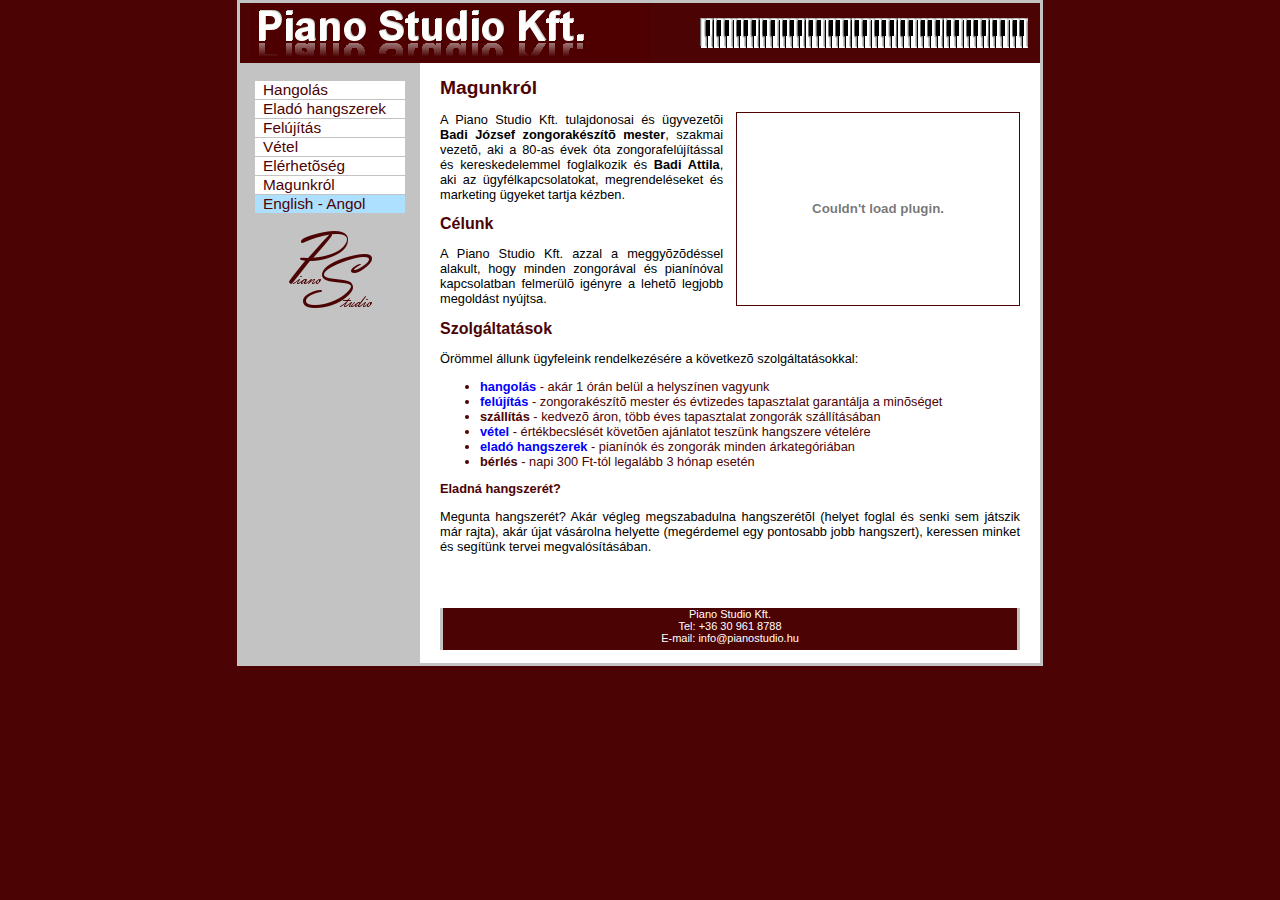
<file: index.html>
<!DOCTYPE html PUBLIC "-//W3C//DTD XHTML 1.0 Transitional//EN"
"http://www.w3.org/TR/xhtml1/DTD/xhtml1-transitional.dtd">
<html xmlns="http://www.w3.org/1999/xhtml" xml:lang="hu">
<head><meta http-equiv="Content-Type" content="text/html; charset=windows-1252">
<title>Piano Studio Kft.</title>

	
	<link rel="stylesheet" href="style/piano_style2.css" type="text/css" />
	<meta name="title" content="Zongora es pianinofelujitas, zongorahangolas - Piano Studio Kft." />
	<link href="http://pianostudio.hu/images/favicon.ico" rel="shortcut icon" type="image/x-icon" />
	<meta name="description" content="Zongora es pianinofelujitas, zongorahangolas - Piano Studio Kft." />
	<meta name="keywords" content="zongora,pianino,piano studio" />
	<meta name="copyright" content="Piano Studio Kft." />
	<meta name="author" content="Attila Badi/Piano Studio Kft." />
	<meta name="email" content="info@pianostudio.hu" />
	
	<meta name="distribution" content="global" />
	<meta name="rating" content="general" />
	<meta name="robots" content="index,follow" />
	<meta name="revisit-after" content="1 day" />
</head>

<body>
<center>
<div id="container">

<div id="header">
<img src="images/top_clav.gif" alt="zongora" />
</div>

<div id="navigation">

<br />

<ul><li><a href="hangolas.html">Hangol�s</a></li><li><a href="eladas.html">Elad� hangszerek</a></li><li><a href="felujitas.html">Fel�j�t�s</a></li><li><a href="vetel.html">V�tel</a></li><li><a href="elerhetoseg.html">El�rhet�s�g</a></li><li><a href="index.html">Magunkr�l</a></li><li><a style="background: #addfff;" href="index_en.html">English - Angol</a></li></ul>
<img src="images/ps.png" alt="PianoStudio" /><br /><br />
</div>

<div id="content">

<h1>Magunkr�l</h1>
<p><object type="application/x-shockwave-flash" data="slideshow_as2.swf" width="280" height="190" id="slideshow_as2" align="right">
<param name="allowScriptAccess" value="sameDomain" />
<param name="movie" value="slideshow_as2.swf" />
<param name="quality" value="high" />
</object>A Piano Studio Kft. tulajdonosai �s �gyvezet�i <b>Badi J�zsef zongorak�sz�t� mester</b>, szakmai vezet�, aki a 80-as �vek �ta zongorafel�j�t�ssal �s kereskedelemmel foglalkozik  �s <b>Badi Attila</b>, aki az �gyf�lkapcsolatokat, megrendel�seket �s marketing �gyeket tartja k�zben.</p>
<h2>C�lunk</h2>
<p>A Piano Studio Kft. azzal a meggy�z�d�ssel alakult, hogy minden zongor�val �s pian�n�val kapcsolatban felmer�l� ig�nyre a lehet� legjobb megold�st ny�jtsa.</p>
<h2>Szolg�ltat�sok</h2>
<p>�r�mmel �llunk �gyfeleink rendelkez�s�re a k�vetkez� szolg�ltat�sokkal:</p><ul><li><b><a style="color: blue;" href="hangolas.html">hangol�s</a></b> - ak�r 1 �r�n bel�l a helysz�nen vagyunk</li><li><b><a style="color: blue;" href="felujitas.html">fel�j�t�s</a></b> - zongorak�sz�t� mester �s �vtizedes tapasztalat garant�lja a min�s�get</li><li><b>sz�ll�t�s</b> - kedvez� �ron, t�bb �ves tapasztalat zongor�k sz�ll�t�s�ban </li><li><b><a style="color: blue;" href="vetel.html">v�tel</a></b> - �rt�kbecsl�s�t k�vet�en aj�nlatot tesz�nk hangszere v�tel�re</li><li><b><a style="color: blue;" href="eladas.html">elad� hangszerek</a></b> - pian�n�k �s zongor�k minden �rkateg�ri�ban</li><li><b>b�rl�s</b> - napi 300 Ft-t�l legal�bb 3 h�nap eset�n</li></ul>
<h3><a style="text-decoration: none;" href="vetel.html">Eladn� hangszer�t?</a></h3>
<p>Megunta hangszer�t? Ak�r v�gleg megszabadulna hangszer�t�l (helyet foglal �s senki sem j�tszik m�r rajta), ak�r �jat v�s�rolna helyette (meg�rdemel egy pontosabb jobb hangszert), keressen minket �s seg�t�nk tervei megval�s�t�s�ban.</p>


<br /><br /><div id="footer">
<p class="text1"><a style="color: white; text-decoration: none;" href="http://www.pianostudio.hu/">Piano Studio Kft.</a><br />Tel: +36 30 961 8788<br />
E-mail: info@pianostudio.hu</p>
</div>

</div>

</div>
</center>
<script type="text/javascript">
var gaJsHost = (("https:" == document.location.protocol) ? "https://ssl." : "http://www.");
document.write(unescape("%3Cscript src='" + gaJsHost + "google-analytics.com/ga.js' type='text/javascript'%3E%3C/script%3E"));
</script>
<script type="text/javascript">
try {
var pageTracker = _gat._getTracker("UA-7256900-1");
pageTracker._trackPageview();
} catch(err) {}</script>
</body>
</html>
</file>
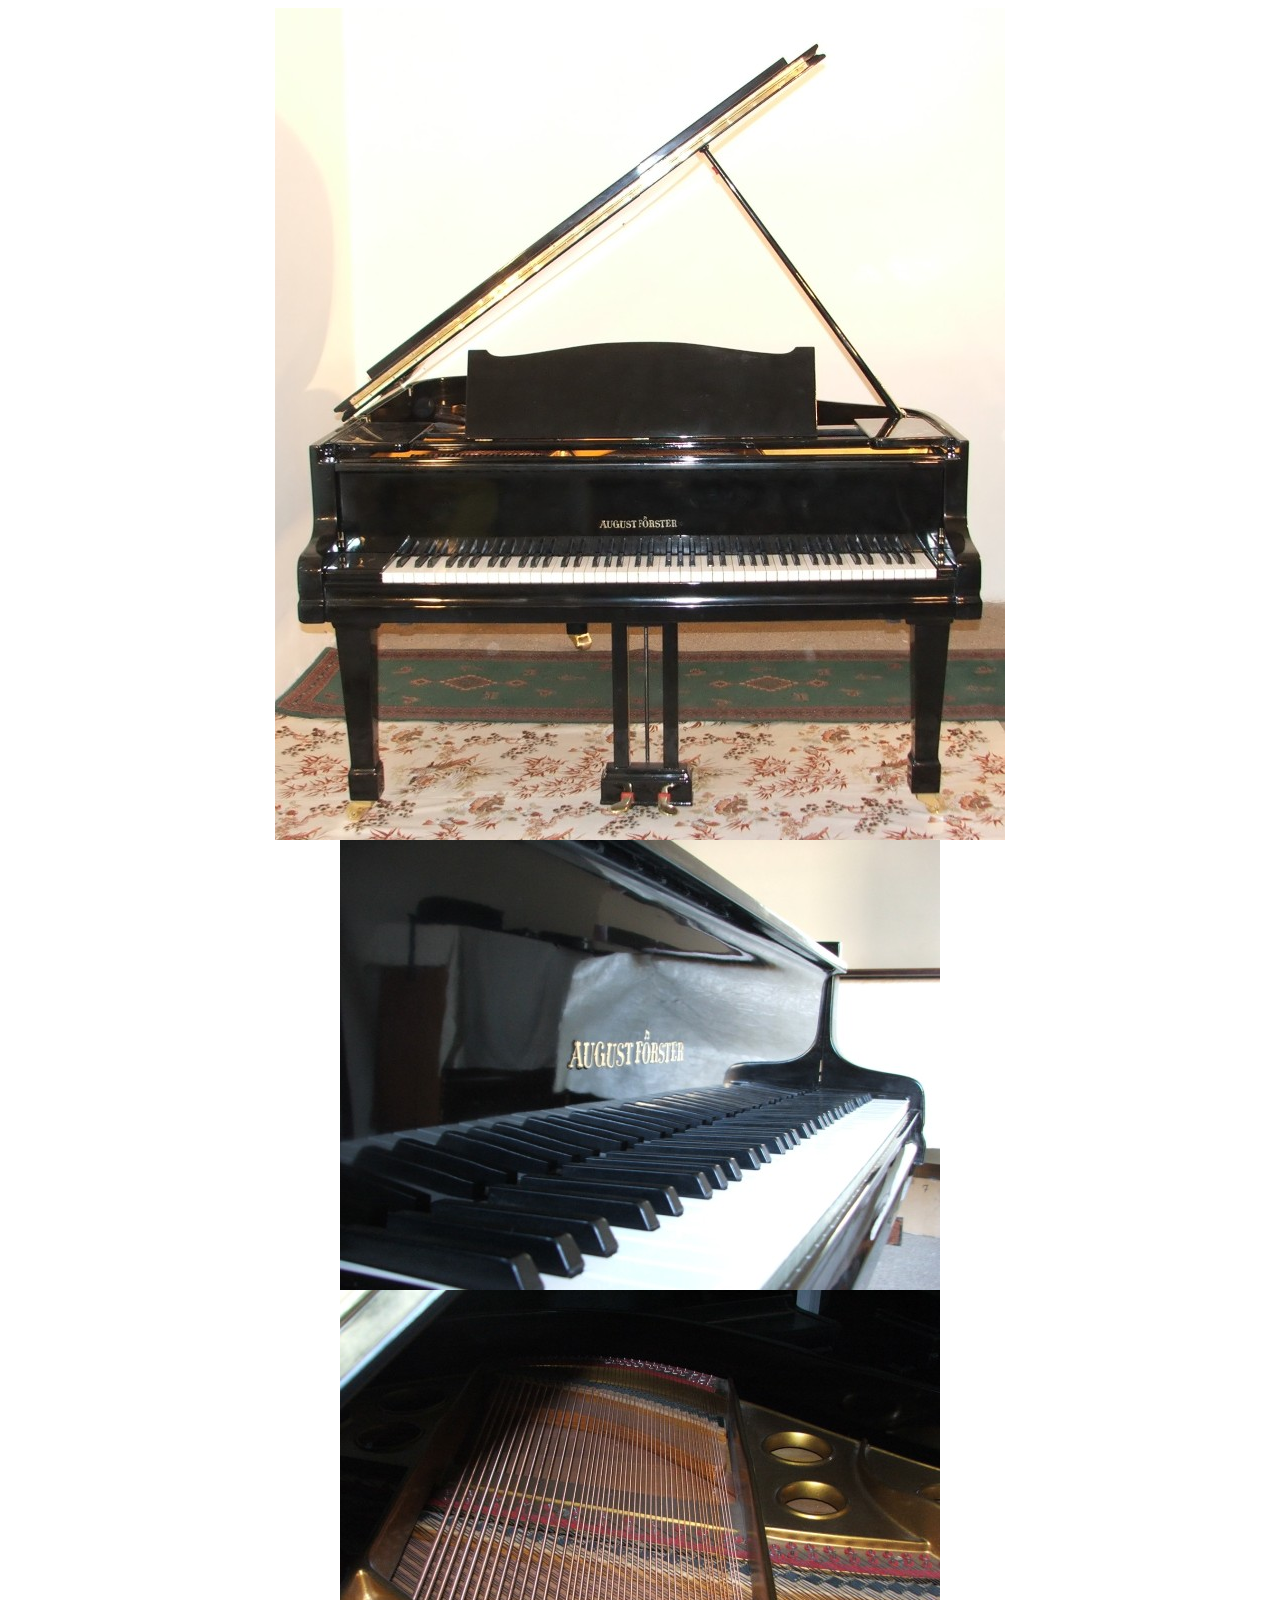
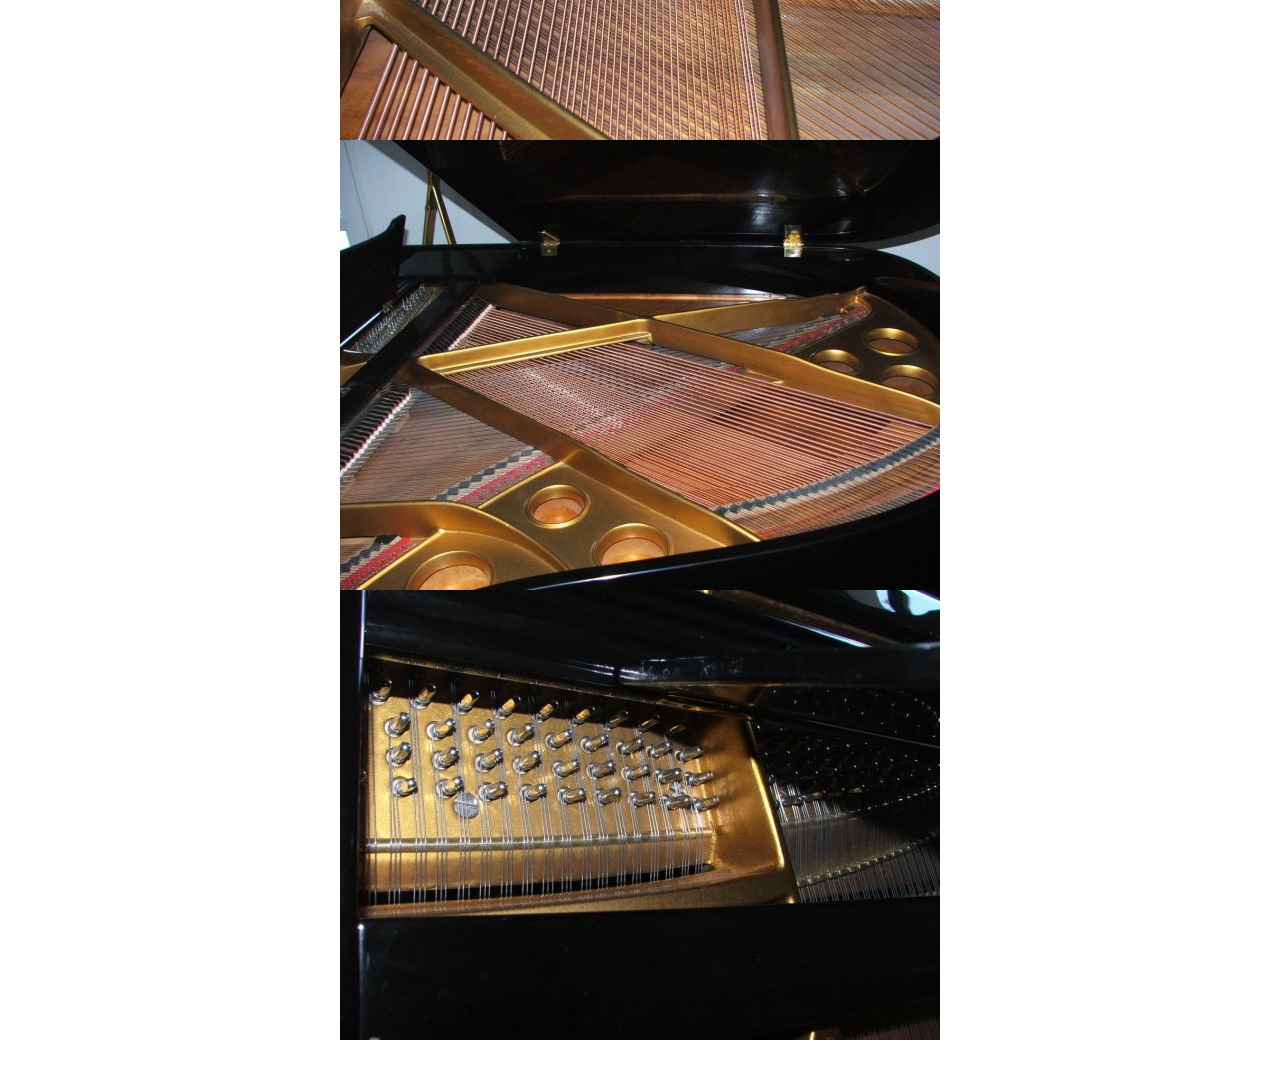
<file: images/forster/index.html>
<html><head></head><body><center>
<img src="forster1.jpg" alt="August F�rster 1" /><br />
<img src="forster2.jpg" alt="August F�rster 2" /><br />
<img src="forster3.jpg" alt="August F�rster 3" /><br />
<img src="forster4.jpg" alt="August F�rster 4" /><br />
<img src="forster5.jpg" alt="August F�rster 5" /><br /><br /><br />
</center>
</body>
</html>
</file>
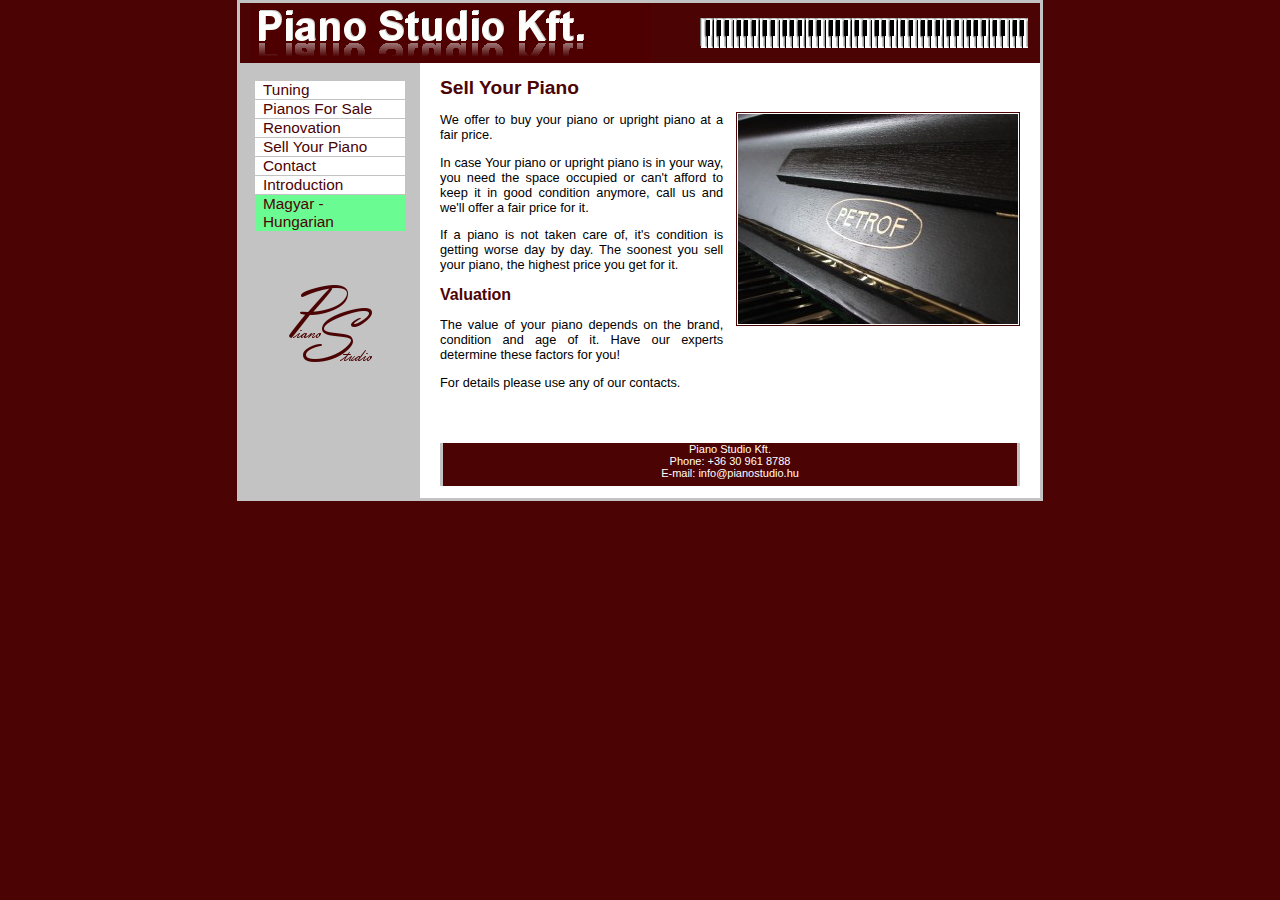
<file: buy.html>
<!DOCTYPE html PUBLIC "-//W3C//DTD XHTML 1.0 Transitional//EN"
"http://www.w3.org/TR/xhtml1/DTD/xhtml1-transitional.dtd">
<html xmlns="http://www.w3.org/1999/xhtml" xml:lang="hu">
<head><meta http-equiv="Content-Type" content="text/html; charset=iso-8859-2">
<title>Piano Studio Kft. - Buying Pianos</title>
	
	<link rel="stylesheet" href="style/piano_style2.css" type="text/css" />
	<meta name="title" content="Official site of Piano Studio Kft. - Buying Pianos" />
	<link href="http://pianostudio.hu/images/favicon.ico" rel="shortcut icon" type="image/x-icon" />
	<meta name="description" content="Official site of Piano Studio Kft. - Buying Pianos" />
	<meta name="keywords" content="piano, upright piano, buying pianos" />
</head>

<body>
<center>
<div id="container">

<div id="header">
<img src="images/top_clav.gif" alt="zongora" />
</div>

<div id="navigation">

<br />
<ul><li><a href="tuning.html">Tuning</a></li><li><a href="pianosforsale.html">Pianos For Sale</a></li><li><a href="renovation.html">Renovation</a></li><li><a href="buy.html">Sell Your Piano</a></li><li><a href="contact.html">Contact</a></li><li><a href="index_en.html">Introduction</a></li><li><a style="background: #6afb92;" href="vetel.html">Magyar - Hungarian</a></li></ul><br /><br />
<img src="images/ps.png" alt="PianoStudio" />
</div>

<div id="content">

<h1>Sell Your Piano</h1>
<p><img class="rightpic" src="images/petrof.jpg" alt="vetel" />We offer to buy your piano or upright piano at a fair price.</p>
<p>In case Your piano or upright piano is in your way, you need the space occupied or can't afford to keep it in good condition anymore, call us and we'll offer a fair price for it.</p>
<p>If a piano is not taken care of, it's condition is getting worse day by day. The soonest you sell your piano, the highest price you get for it.</p>
<h2>Valuation</h2>
<p>The value of your piano depends on the brand, condition and age of it. Have our experts determine these factors for you!</p>
<p>For details please use any of our contacts.</p>

<br /><br /><div id="footer">
<p class="text1"><a style="color: white; text-decoration: none;" href="http://www.pianostudio.hu/">Piano Studio Kft.</a><br />Phone: +36 30 961 8788<br />
E-mail: info@pianostudio.hu</p>
</div>


</div>

</div>
</center>
<script type="text/javascript">
var gaJsHost = (("https:" == document.location.protocol) ? "https://ssl." : "http://www.");
document.write(unescape("%3Cscript src='" + gaJsHost + "google-analytics.com/ga.js' type='text/javascript'%3E%3C/script%3E"));
</script>
<script type="text/javascript">
try {
var pageTracker = _gat._getTracker("UA-7256900-1");
pageTracker._trackPageview();
} catch(err) {}</script>
</body>
</html>
</file>
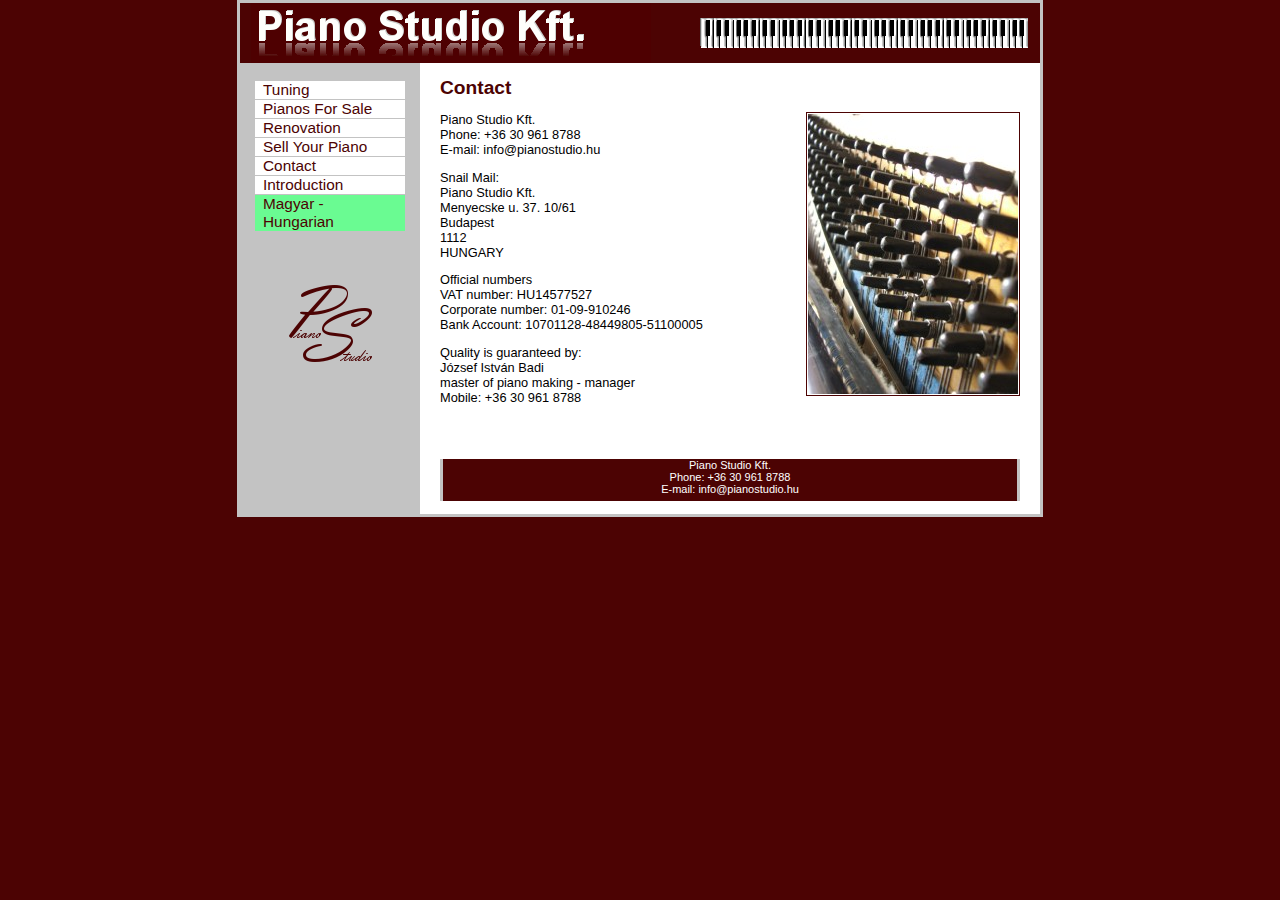
<file: contact.html>
<!DOCTYPE html PUBLIC "-//W3C//DTD XHTML 1.0 Transitional//EN"
"http://www.w3.org/TR/xhtml1/DTD/xhtml1-transitional.dtd">
<html xmlns="http://www.w3.org/1999/xhtml" xml:lang="hu">
<head><meta http-equiv="Content-Type" content="text/html; charset=windows-1252">
<title>Piano Studio Kft. - Budapest, Hungary </title>
	
	<link rel="stylesheet" href="style/piano_style2.css" type="text/css" />
	<meta name="title" content="Official site of Piano Studio Kft. Budapest, Hungary - Contact information" />
	<link href="http://pianostudio.hu/images/favicon.ico" rel="shortcut icon" type="image/x-icon" />
	<meta name="description" content="Official site of Piano Studio Kft. Budapest, Hungary - Contact information" />
	<meta name="keywords" content="piano studio, budapest, hungary" />
</head>

<body onload="GMload();" onunload="GUnload();">
<center>
<div id="container">

<div id="header">
<img src="images/top_clav.gif" alt="zongora" />
</div>

<div id="navigation">

<br />
<ul><li><a href="tuning.html">Tuning</a></li><li><a href="pianosforsale.html">Pianos For Sale</a></li><li><a href="renovation.html">Renovation</a></li><li><a href="buy.html">Sell Your Piano</a></li><li><a href="contact.html">Contact</a></li><li><a href="index_en.html">Introduction</a></li><li><a style="background: #6afb92;" href="elerhetoseg.html">Magyar - Hungarian</a></li></ul><br /><br />
<img src="images/ps.png" alt="PianoStudio" />
</div>

<div id="content">

<h1>Contact</h1>
<p><img class="rightpic" src="images/pins.jpg" alt="contact" />Piano Studio Kft.<br />
Phone: +36 30 961 8788<br />
E-mail: info@pianostudio.hu</p>

<p>Snail Mail:<br />
Piano Studio Kft.<br />
Menyecske u. 37. 10/61<br />
Budapest<br />
1112<br />
HUNGARY</p>

<p>Official numbers<br />
VAT number: HU14577527<br />
Corporate number: 01-09-910246<br />
Bank Account: 10701128-48449805-51100005</p>

<p>Quality is guaranteed by:<br />
J�zsef Istv�n Badi<br />
master of piano making - manager<br />
Mobile: +36 30 961 8788</p>

<br /><br /><div id="footer">
<p class="text1"><a style="color: white; text-decoration: none;" href="http://www.pianostudio.hu/">Piano Studio Kft.</a><br />Phone: +36 30 961 8788<br />
E-mail: info@pianostudio.hu</p>
</div>


</div>

</div>
</center>
<script type="text/javascript">
var gaJsHost = (("https:" == document.location.protocol) ? "https://ssl." : "http://www.");
document.write(unescape("%3Cscript src='" + gaJsHost + "google-analytics.com/ga.js' type='text/javascript'%3E%3C/script%3E"));
</script>
<script type="text/javascript">
try {
var pageTracker = _gat._getTracker("UA-7256900-1");
pageTracker._trackPageview();
} catch(err) {}</script>
</body>
</html>
</file>
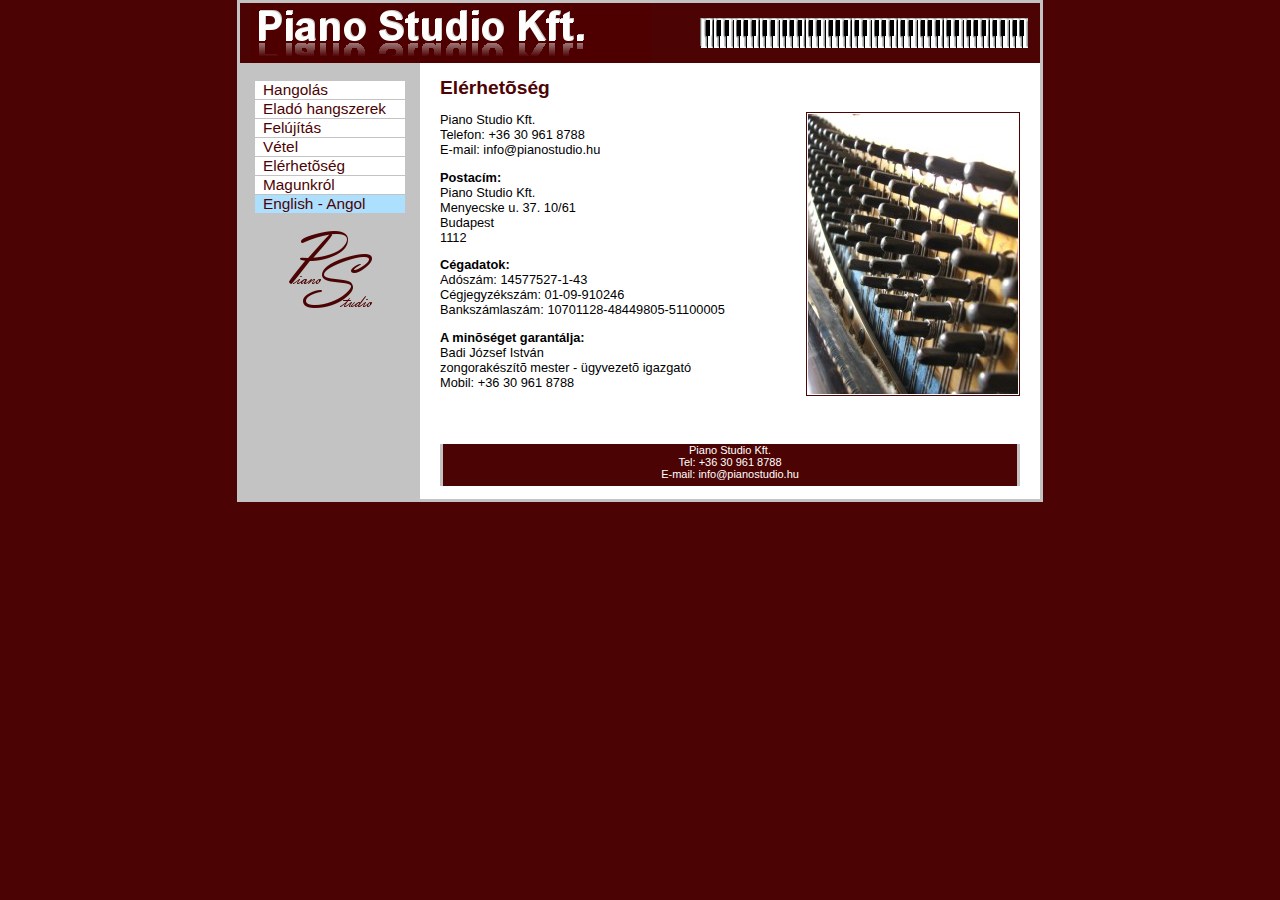
<file: elerhetoseg.html>
<!DOCTYPE html PUBLIC "-//W3C//DTD XHTML 1.0 Transitional//EN"
"http://www.w3.org/TR/xhtml1/DTD/xhtml1-transitional.dtd">
<html xmlns="http://www.w3.org/1999/xhtml" xml:lang="hu">
<head><meta http-equiv="Content-Type" content="text/html; charset=windows-1252">
<title>Piano Studio Kft. - El�rhet�s�g</title>
	
	<link rel="stylesheet" href="style/piano_style2.css" type="text/css" />
	<meta name="title" content="A Piano Studio Kft. hivatalos honlapja. - El�rhet�s�g" />
	<link href="http://pianostudio.hu/images/favicon.ico" rel="shortcut icon" type="image/x-icon" />
	<meta name="description" content="A Piano Studio Kft. hivatalos honlapja. - El�rhet�s�g" />
	<meta name="keywords" content="el�rhet�s�g, piano studio" />
</head>

<body onload="GMload();" onunload="GUnload();">
<center>
<div id="container">

<div id="header">
<img src="images/top_clav.gif" alt="zongora" />
</div>

<div id="navigation">

<br />

<ul><li><a href="hangolas.html">Hangol�s</a></li><li><a href="eladas.html">Elad� hangszerek</a></li><li><a href="felujitas.html">Fel�j�t�s</a></li><li><a href="vetel.html">V�tel</a></li><li><a href="elerhetoseg.html">El�rhet�s�g</a></li><li><a href="index.html">Magunkr�l</a></li><li><a style="background: #addfff;" href="contact.html">English - Angol</a></li></ul>
<img src="images/ps.png" alt="PianoStudio" /><br /><br />
</div>

<div id="content">

<h1>El�rhet�s�g</h1>
<p><img class="rightpic" src="images/pins.jpg" alt="elerhetoseg" />Piano Studio Kft.<br />
Telefon: +36 30 961 8788<br />
E-mail: info@pianostudio.hu</p>

<p><b>Postac�m:</b><br />
Piano Studio Kft.<br />
Menyecske u. 37. 10/61<br />
Budapest<br />
1112</p>

<p><b>C�gadatok:</b><br />
Ad�sz�m: 14577527-1-43<br />
C�gjegyz�ksz�m: 01-09-910246<br />
Banksz�mlasz�m: 10701128-48449805-51100005</p>

<p><b>A min�s�get garant�lja:</b><br />
Badi J�zsef Istv�n<br />
zongorak�sz�t� mester - �gyvezet� igazgat�<br />
Mobil: +36 30 961 8788</p>

<br /><br /><div id="footer">
<p class="text1"><a style="color: white; text-decoration: none;" href="http://www.pianostudio.hu/">Piano Studio Kft.</a><br />Tel: +36 30 961 8788<br />
E-mail: info@pianostudio.hu</p>
</div>

</div>

</div>
</center>
</body>
</html>
</file>
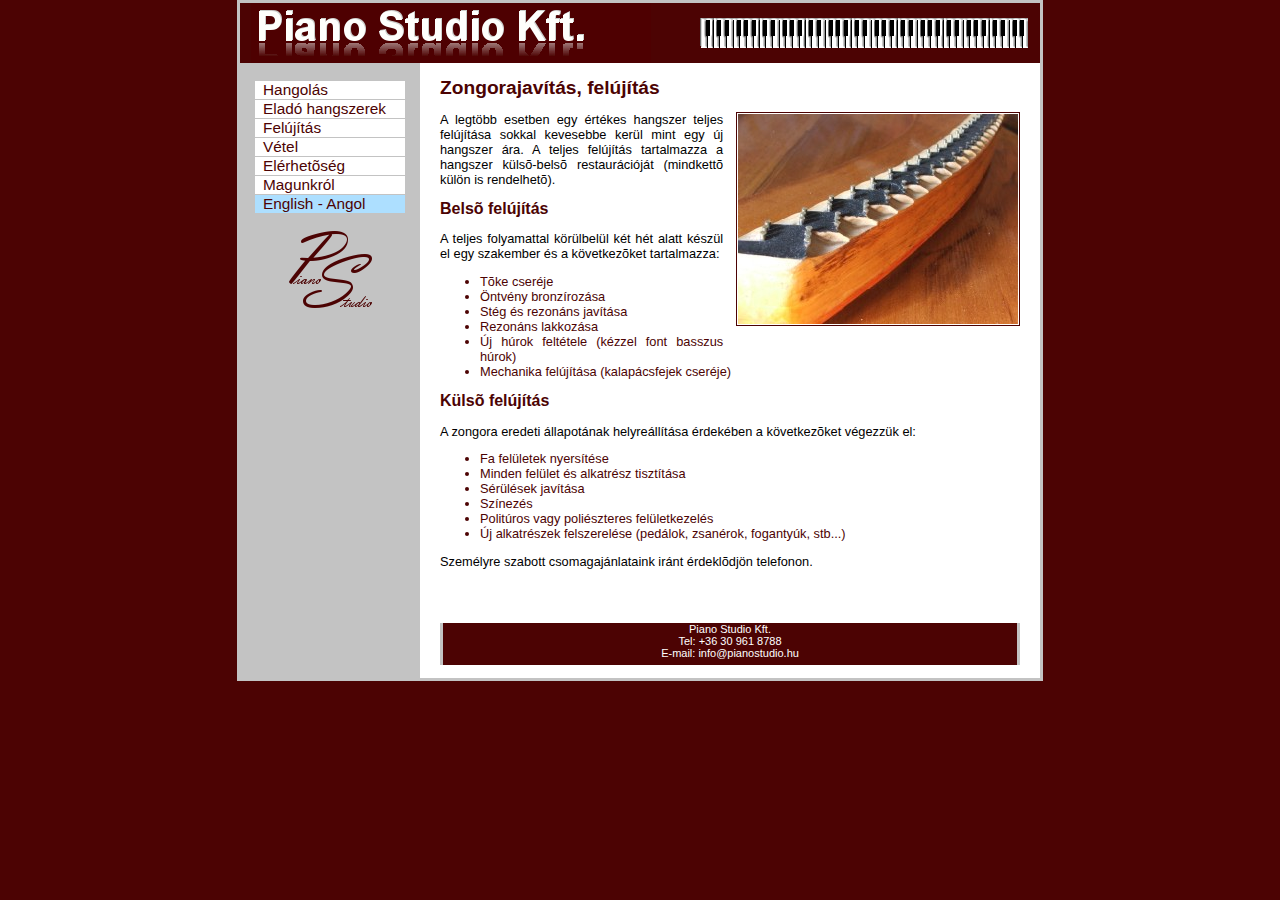
<file: felujitas.html>
<!DOCTYPE html PUBLIC "-//W3C//DTD XHTML 1.0 Transitional//EN"
"http://www.w3.org/TR/xhtml1/DTD/xhtml1-transitional.dtd">
<html xmlns="http://www.w3.org/1999/xhtml" xml:lang="hu">
<head><meta http-equiv="Content-Type" content="text/html; charset=windows-1252">
<title>Zongorajav�t�s, fel�j�t�s</title>

	
	<link rel="stylesheet" href="style/piano_style2.css" type="text/css" />
	<meta name="title" content="Zongorajav�t�s, fel�j�t�s" />
	<link href="http://pianostudio.hu/images/favicon.ico" rel="shortcut icon" type="image/x-icon" />
	<meta name="description" content="Zongorajav�t�s, fel�j�t�s" />
	<meta name="keywords" content="zongorajavitas,zongora,jav�t�s,fel�j�t�s" />
	<meta name="copyright" content="Piano Studio Kft." />
	<meta name="author" content="Attila Badi/Piano Studio Kft." />
	<meta name="email" content="info@pianostudio.hu" />
	
	<meta name="distribution" content="global" />
	<meta name="rating" content="general" />
	<meta name="robots" content="index,follow" />
	<meta name="revisit-after" content="1 day" />
</head>

<body>
<center>
<div id="container">

<div id="header">
<img src="images/top_clav.gif" alt="zongora" />
</div>

<div id="navigation">

<br />

<ul><li><a href="hangolas.html">Hangol�s</a></li><li><a href="eladas.html">Elad� hangszerek</a></li><li><a href="felujitas.html">Fel�j�t�s</a></li><li><a href="vetel.html">V�tel</a></li><li><a href="elerhetoseg.html">El�rhet�s�g</a></li><li><a href="index.html">Magunkr�l</a></li><li><a style="background: #addfff;" href="renovation.html">English - Angol</a></li></ul>
<img src="images/ps.png" alt="PianoStudio" /><br /><br />
</div>

<div id="content">

<h1>Zongorajav�t�s, fel�j�t�s</h1>
<p><img class="rightpic" src="images/st.jpg" alt="felujitas" />A legt�bb esetben egy �rt�kes hangszer teljes fel�j�t�sa sokkal kevesebbe ker�l mint egy �j hangszer �ra. A teljes fel�j�t�s tartalmazza a hangszer k�ls�-bels� restaur�ci�j�t (mindkett� k�l�n is rendelhet�).</p>
<h2>Bels� fel�j�t�s</h2>
<p>A teljes folyamattal k�r�lbel�l k�t h�t alatt k�sz�l el egy szakember �s a k�vetkez�ket tartalmazza:</p>
<ul><li>T�ke cser�je</li><li>�ntv�ny bronz�roz�sa</li><li>St�g �s rezon�ns jav�t�sa</li><li>Rezon�ns lakkoz�sa</li><li>�j h�rok felt�tele (k�zzel font basszus h�rok)</li><li>Mechanika fel�j�t�sa (kalap�csfejek cser�je)</li></ul>

<h2>K�ls� fel�j�t�s</h2>
<p>A zongora eredeti �llapot�nak helyre�ll�t�sa �rdek�ben a k�vetkez�ket v�gezz�k el:</p>
<ul><li>Fa fel�letek nyers�t�se</li><li>Minden fel�let �s alkatr�sz tiszt�t�sa</li><li>S�r�l�sek jav�t�sa</li><li>Sz�nez�s</li><li>Polit�ros vagy poli�szteres fel�letkezel�s</li><li>�j alkatr�szek felszerel�se (ped�lok, zsan�rok, foganty�k, stb...)</li></ul>

<p>Szem�lyre szabott csomagaj�nlataink ir�nt �rdekl�dj�n telefonon.</p>
<br /><br /><div id="footer">
<p class="text1"><a style="color: white; text-decoration: none;" href="http://www.pianostudio.hu/">Piano Studio Kft.</a><br />Tel: +36 30 961 8788<br />
E-mail: info@pianostudio.hu</p>
</div>

</div>

</div>
</center>
<script type="text/javascript">
var gaJsHost = (("https:" == document.location.protocol) ? "https://ssl." : "http://www.");
document.write(unescape("%3Cscript src='" + gaJsHost + "google-analytics.com/ga.js' type='text/javascript'%3E%3C/script%3E"));
</script>
<script type="text/javascript">
try {
var pageTracker = _gat._getTracker("UA-7256900-1");
pageTracker._trackPageview();
} catch(err) {}</script>
</body>
</html>
</file>
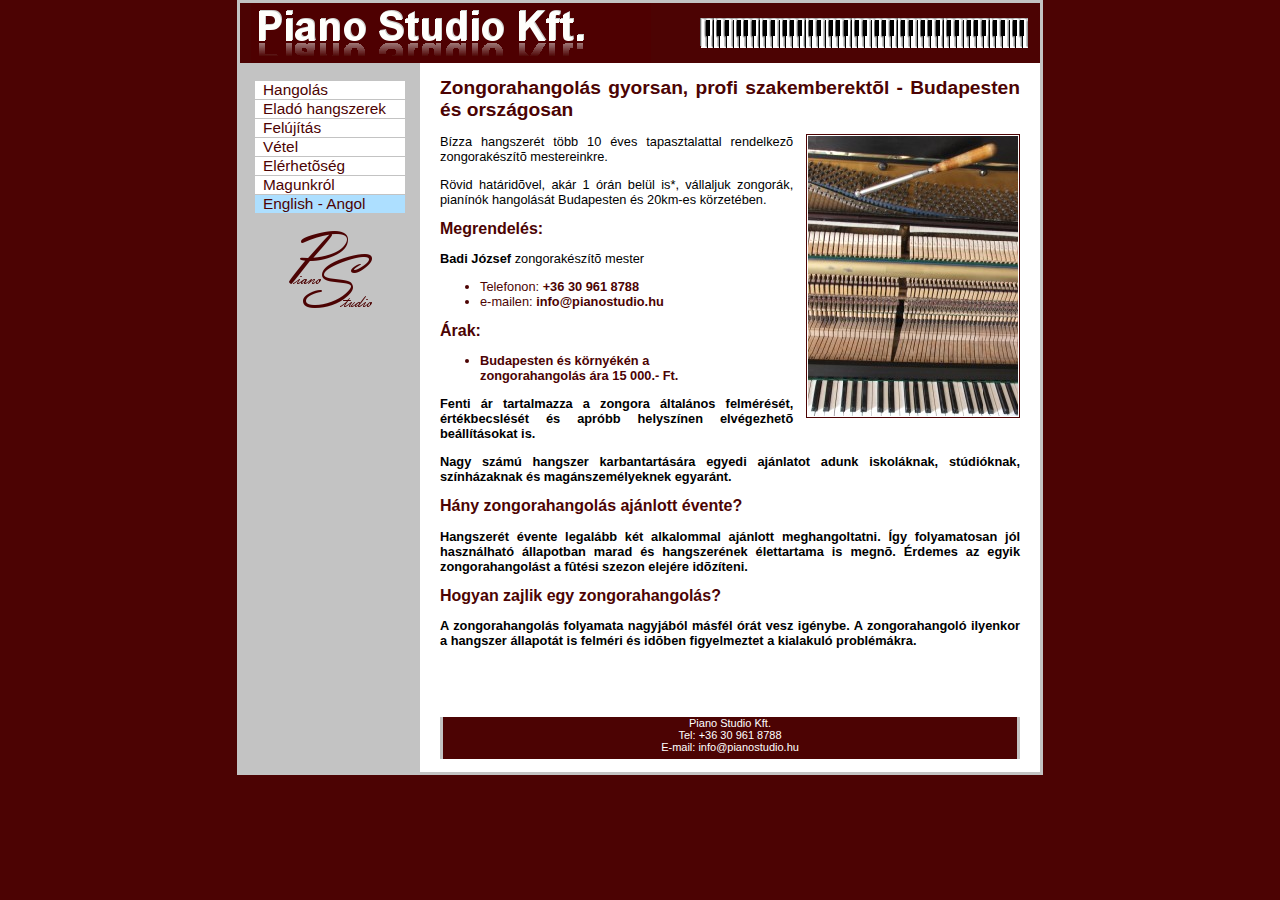
<file: hangolas.html>
<!DOCTYPE html PUBLIC "-//W3C//DTD XHTML 1.0 Transitional//EN"
"http://www.w3.org/TR/xhtml1/DTD/xhtml1-transitional.dtd">
<html xmlns="http://www.w3.org/1999/xhtml" xml:lang="hu">
<head><meta http-equiv="Content-Type" content="text/html; charset=windows-1252">
<title>Zongorahangol�s gyorsan, profi szakemberekt�l - Budapesten �s orsz�gosan</title>
	<meta name="keywords" content="zongorahangol�s,zongorahangol�,profi zongorahangol�,zongorahangol�s Burapesten" />
	<meta name="description" content="Zongorahangol�s gyorsan, profi szakemberekt�l - Budapesten �s orsz�gosan" />
	
	<meta name="distribution" content="global" />
	<meta name="robots" content="index,follow,all" />
	<meta name="rating" content="general" />
	<meta name="title" content="Zongorahangol�s gyorsan, profi szakemberekt�l - Budapesten �s orsz�gosan" />
	<meta name="revisit-after" content="10 days" />
	<link rel="icon" href="http://pianostudio.hu/images/favicon.ico" type="image/x-icon" />
	<link rel="shortcut icon" href="http://pianostudio.hu/images/favicon.ico" type="image/x-icon" />
	<meta name="copyright" content="Piano Studio Kft." />
	<meta name="author" content="Attila Badi/Piano Studio Kft." />
	<meta name="email" content="info@pianostudio.hu" />
	
	<link rel="stylesheet" href="style/piano_style2.css" type="text/css" />
</head>

<body>
<center>
<div id="container">

<div id="header">
<img src="images/top_clav.gif" alt="zongorahangol�, zongorahangol�s" />
</div>

<div id="navigation">

<br />

<ul><li><a href="hangolas.html">Hangol�s</a></li><li><a href="eladas.html">Elad� hangszerek</a></li><li><a href="felujitas.html">Fel�j�t�s</a></li><li><a href="vetel.html">V�tel</a></li><li><a href="elerhetoseg.html">El�rhet�s�g</a></li><li><a href="index.html">Magunkr�l</a></li><li><a style="background: #addfff;" href="tuning.html">English - Angol</a></li></ul>
<img src="images/ps.png" alt="PianoStudio" /><br /><br />
</div>

<div id="content">

<h1>Zongorahangol�s gyorsan, profi szakemberekt�l - Budapesten �s orsz�gosan</h1>
<p><img class="rightpic" src="images/hangolas.jpg" alt="zongorahangol�s" />B�zza hangszer�t t�bb 10 �ves tapasztalattal rendelkez� zongorak�sz�t� mestereinkre.</p>
<p>R�vid hat�rid�vel, ak�r 1 �r�n bel�l is*, v�llaljuk zongor�k, pian�n�k hangol�s�t Budapesten �s 20km-es k�rzet�ben.</p>
<h2>Megrendel�s:</h2>
<b>Badi J�zsef</b> zongorak�sz�t� mester
<ul><li>Telefonon: <b>+36 30 961 8788</b></li><li>e-mailen: <b>info@pianostudio.hu</b></li></ul>
<h2>�rak: </h2>
<ul><li><b>Budapesten �s k�rny�k�n a <br />zongorahangol�s �ra <b>15 000.- Ft.</b></li></ul>
<p>Fenti �r tartalmazza a zongora �ltal�nos felm�r�s�t, �rt�kbecsl�s�t �s apr�bb helysz�nen elv�gezhet� be�ll�t�sokat is.</p>
<p>Nagy sz�m� hangszer karbantart�s�ra egyedi aj�nlatot adunk iskol�knak, st�di�knak, sz�nh�zaknak �s mag�nszem�lyeknek egyar�nt.</p>
<h2>H�ny zongorahangol�s aj�nlott �vente?</h2>
<p>Hangszer�t �vente legal�bb k�t alkalommal aj�nlott meghangoltatni. �gy folyamatosan j�l haszn�lhat� �llapotban marad �s hangszer�nek �lettartama is megn�. �rdemes az egyik zongorahangol�st a f�t�si szezon elej�re id�z�teni.</p>
<h2>Hogyan zajlik egy zongorahangol�s?</h2>
<p>A zongorahangol�s folyamata nagyj�b�l m�sf�l �r�t vesz ig�nybe. A zongorahangol� ilyenkor a hangszer �llapot�t is felm�ri �s id�ben figyelmeztet a kialakul� probl�m�kra.</p>
<br />

<br /><br /><div id="footer">
<p class="text1"><a style="color: white; text-decoration: none;" href="http://www.pianostudio.hu/">Piano Studio Kft.</a><br />Tel: +36 30 961 8788<br />
E-mail: info@pianostudio.hu</p>
</div>

</div>

</div>
</center>
<script type="text/javascript">
var gaJsHost = (("https:" == document.location.protocol) ? "https://ssl." : "http://www.");
document.write(unescape("%3Cscript src='" + gaJsHost + "google-analytics.com/ga.js' type='text/javascript'%3E%3C/script%3E"));
</script>
<script type="text/javascript">
try {
var pageTracker = _gat._getTracker("UA-7256900-1");
pageTracker._trackPageview();
} catch(err) {}</script>
</body>
</html>
</file>
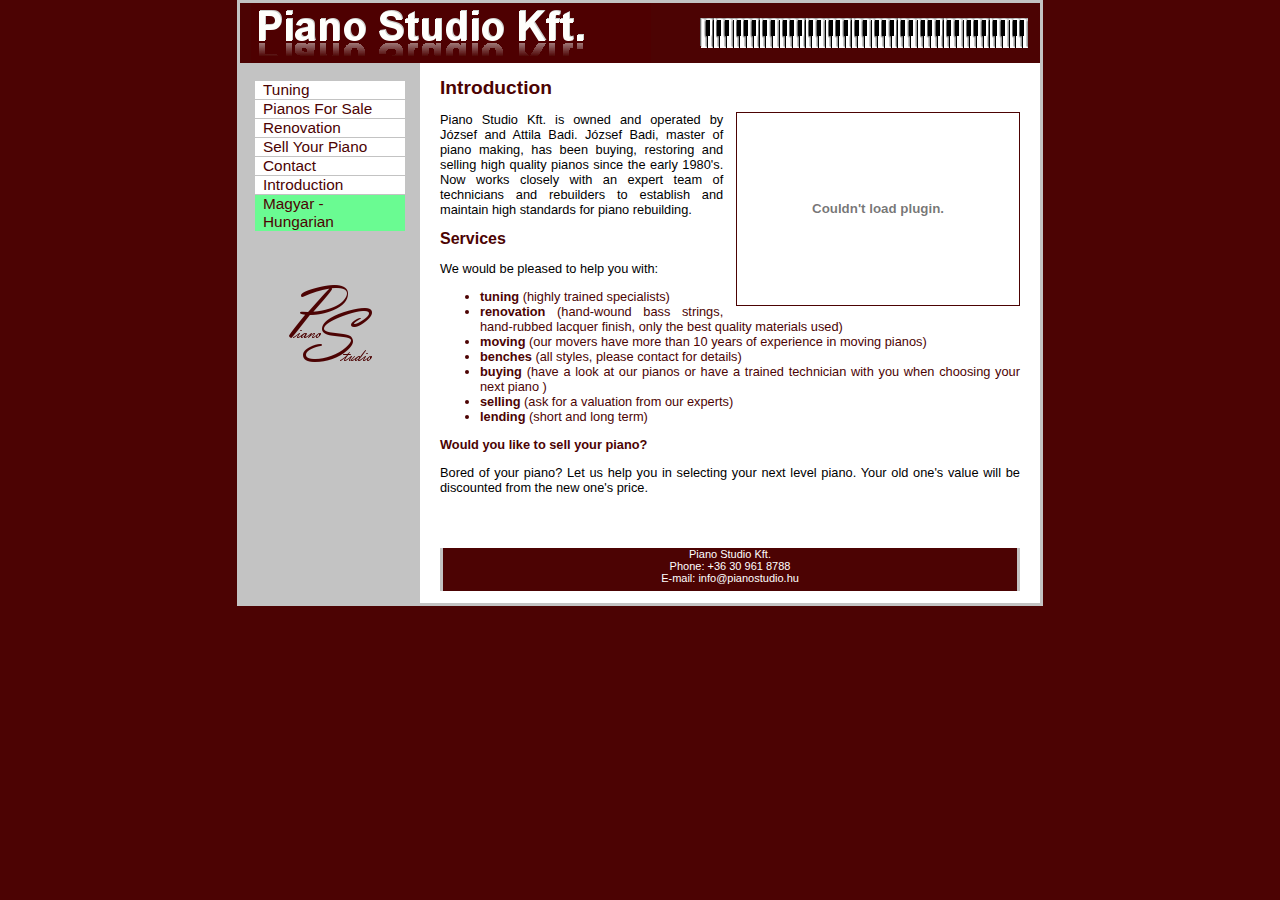
<file: index_en.html>
<!DOCTYPE html PUBLIC "-//W3C//DTD XHTML 1.0 Transitional//EN"
"http://www.w3.org/TR/xhtml1/DTD/xhtml1-transitional.dtd">
<html xmlns="http://www.w3.org/1999/xhtml" xml:lang="hu">
<head><meta http-equiv="Content-Type" content="text/html; charset=windows-1252">
<title>Piano Studio Kft.</title>

	
	<link rel="stylesheet" href="style/piano_style2.css" type="text/css" />
	<meta name="title" content="Official site of Piano Studio Kft. - Introduction" />
	<link href="http://pianostudio.hu/images/favicon.ico" rel="shortcut icon" type="image/x-icon" />
	<meta name="description" content="Official site of Piano Studio Kft. - Introduction" />
	<meta name="keywords" content="piano studio" />
</head>

<body>
<center>
<div id="container">

<div id="header">
<img src="images/top_clav.gif" alt="zongora" />
</div>

<div id="navigation">

<br />
<ul><li><a href="tuning.html">Tuning</a></li><li><a href="pianosforsale.html">Pianos For Sale</a></li><li><a href="renovation.html">Renovation</a></li><li><a href="buy.html">Sell Your Piano</a></li><li><a href="contact.html">Contact</a></li><li><a href="index_en.html">Introduction</a></li><li><a style="background: #6afb92;" href="index.html">Magyar - Hungarian</a></li></ul>
<div id="fb-root"><script src="http://connect.facebook.net/en_US/all.js#appId=148143198592314&amp;xfbml=1"></script><fb:like href="http://www.facebook.com/pages/Piano-Studio-Kft/196728353680804" send="true" layout="button_count" width="180" show_faces="true" font="verdana"></fb:like></div><br /><br />
<img src="images/ps.png" alt="PianoStudio" /><br /><br />
</div>

<div id="content">

<h1>Introduction</h1>
<p><object type="application/x-shockwave-flash" data="slideshow_as2.swf" width="280" height="190" id="slideshow_as2" align="right">
<param name="allowScriptAccess" value="sameDomain" />
<param name="movie" value="slideshow_as2.swf" />
<param name="quality" value="high" />
</object>Piano Studio Kft. is owned and operated by J�zsef and Attila Badi. J�zsef Badi, master of piano making, has been buying, restoring and selling high quality pianos since the early 1980's. Now works closely with an expert team of technicians and rebuilders to establish and maintain high standards for piano rebuilding.</p>
<h2>Services</h2>
<p>We would be pleased to help you with: </p><ul><li><b>tuning</b> (highly trained specialists) </li><li><b>renovation</b> (hand-wound bass strings, hand-rubbed lacquer finish, only the best quality materials used) </li><li><b>moving</b> (our movers have more than 10 years of experience in moving pianos)</li><li><b>benches</b> (all styles, please contact for details)</li><li><b>buying</b> (have a look at our pianos or have a trained technician with you when choosing your next piano ) </li><li><b>selling</b> (ask for a valuation from our experts)</li><li><b>lending</b> (short and long term)</li></ul>
<h3><a style="text-decoration: none;" href="buy.html">Would you like to sell your piano?</a></h3>
<p>Bored of your piano? Let us help you in selecting your next level piano. Your old one's value will be discounted from the new one's price.</p>


<br /><br /><div id="footer">
<p class="text1"><a style="color: white; text-decoration: none;" href="http://www.pianostudio.hu/">Piano Studio Kft.</a><br />Phone: +36 30 961 8788<br />
E-mail: info@pianostudio.hu</p>
</div>


</div>

</div>
</center>
<script type="text/javascript">
var gaJsHost = (("https:" == document.location.protocol) ? "https://ssl." : "http://www.");
document.write(unescape("%3Cscript src='" + gaJsHost + "google-analytics.com/ga.js' type='text/javascript'%3E%3C/script%3E"));
</script>
<script type="text/javascript">
try {
var pageTracker = _gat._getTracker("UA-7256900-1");
pageTracker._trackPageview();
} catch(err) {}</script>
</body>
</html>
</file>
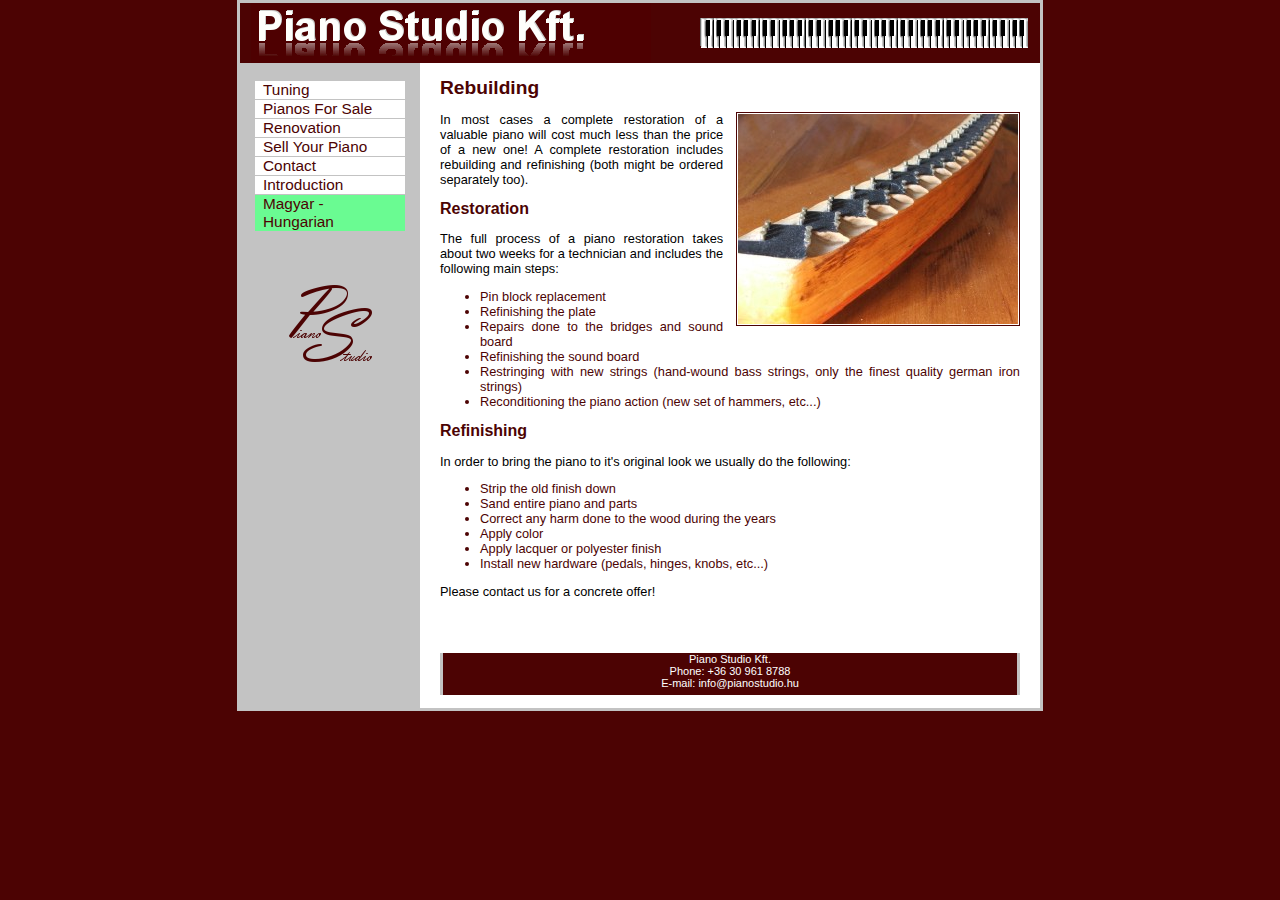
<file: renovation.html>
<!DOCTYPE html PUBLIC "-//W3C//DTD XHTML 1.0 Transitional//EN"
"http://www.w3.org/TR/xhtml1/DTD/xhtml1-transitional.dtd">
<html xmlns="http://www.w3.org/1999/xhtml" xml:lang="hu">
<head><meta http-equiv="Content-Type" content="text/html; charset=iso-8859-2">
<title>Piano Renovation</title>

	
	<link rel="stylesheet" href="style/piano_style2.css" type="text/css" />
	<meta name="title" content="Piano Renovation" />
	<link href="http://pianostudio.hu/images/favicon.ico" rel="shortcut icon" type="image/x-icon" />
	<meta name="description" content="Piano Renovation" />
	<meta name="keywords" content="piano,upright piano,piano renovation,budapest,hungary" />
</head>

<body>
<center>
<div id="container">

<div id="header">
<img src="images/top_clav.gif" alt="zongora" />
</div>

<div id="navigation">

<br />
<ul><li><a href="tuning.html">Tuning</a></li><li><a href="pianosforsale.html">Pianos For Sale</a></li><li><a href="renovation.html">Renovation</a></li><li><a href="buy.html">Sell Your Piano</a></li><li><a href="contact.html">Contact</a></li><li><a href="index_en.html">Introduction</a></li><li><a style="background: #6afb92;" href="felujitas.html">Magyar - Hungarian</a></li></ul><br /><br />
<img src="images/ps.png" alt="PianoStudio" />
</div>

<div id="content">

<h1>Rebuilding</h1>
<p><img class="rightpic" src="images/st.jpg" alt="felujitas" />In most cases a complete restoration of a valuable piano will cost much less than the price of a new one! A complete restoration includes rebuilding and refinishing (both might be ordered separately too).
</p>
<h2>Restoration</h2>
<p>The full process of a piano restoration takes about two weeks for a technician and includes the following main steps:<br />
<ul><li>Pin block replacement</li><li>Refinishing the plate</li><li>Repairs done to the bridges and sound board</li><li>Refinishing the sound board</li><li>Restringing with new strings (hand-wound bass strings, only the finest quality german iron strings)</li><li>Reconditioning the piano action (new set of hammers, etc...)</li></ul>
</p>
<h2>Refinishing</h2>
<p>In order to bring the piano to it's original look we usually do the following:<br />
<ul><li>Strip the old finish down</li><li>Sand entire piano and parts</li><li>Correct any harm done to the wood during the years</li><li>Apply color</li><li>Apply lacquer or polyester finish</li><li>Install new hardware (pedals, hinges, knobs, etc...)</li></ul>
</p>

<p>Please contact us for a concrete offer!</p>
<br /><br /><div id="footer">
<p class="text1"><a style="color: white; text-decoration: none;" href="http://www.pianostudio.hu/">Piano Studio Kft.</a><br />Phone: +36 30 961 8788<br />
E-mail: info@pianostudio.hu</p>
</div>

</div>

</div>
</center>
<script type="text/javascript">
var gaJsHost = (("https:" == document.location.protocol) ? "https://ssl." : "http://www.");
document.write(unescape("%3Cscript src='" + gaJsHost + "google-analytics.com/ga.js' type='text/javascript'%3E%3C/script%3E"));
</script>
<script type="text/javascript">
try {
var pageTracker = _gat._getTracker("UA-7256900-1");
pageTracker._trackPageview();
} catch(err) {}</script>
</body>
</html>
</file>
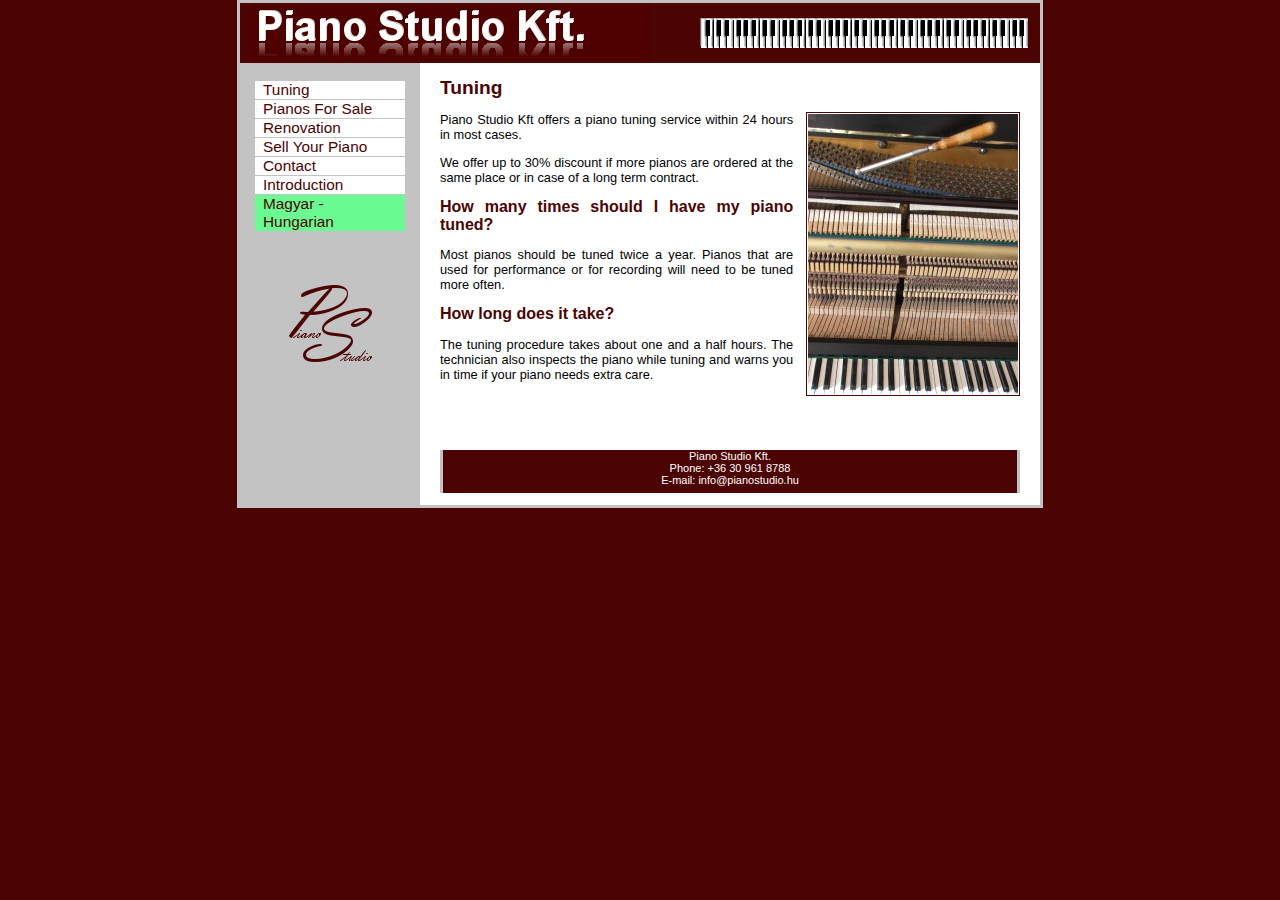
<file: tuning.html>
<!DOCTYPE html PUBLIC "-//W3C//DTD XHTML 1.0 Transitional//EN"
"http://www.w3.org/TR/xhtml1/DTD/xhtml1-transitional.dtd">
<html xmlns="http://www.w3.org/1999/xhtml" xml:lang="hu">
<head><meta http-equiv="Content-Type" content="text/html; charset=iso-8859-2">
<title>Piano tuning</title>

	
	<link rel="stylesheet" href="style/piano_style2.css" type="text/css" />
	<meta name="title" content="Piano Tuning" />
	<link href="http://pianostudio.hu/images/favicon.ico" rel="shortcut icon" type="image/x-icon" />
	<meta name="description" content="Piano Tuning" />
	<meta name="keywords" content="piano,upright piano,tuning,pianotuner,tuner,budapest,hungary" />
</head>

<body>
<center>
<div id="container">

<div id="header">
<img src="images/top_clav.gif" alt="zongora" />
</div>

<div id="navigation">

<br />
<ul><li><a href="tuning.html">Tuning</a></li><li><a href="pianosforsale.html">Pianos For Sale</a></li><li><a href="renovation.html">Renovation</a></li><li><a href="buy.html">Sell Your Piano</a></li><li><a href="contact.html">Contact</a></li><li><a href="index_en.html">Introduction</a></li><li><a style="background: #6afb92;" href="hangolas.html">Magyar - Hungarian</a></li></ul><br /><br />
<img src="images/ps.png" alt="PianoStudio" />
</div>

<div id="content">

<h1>Tuning</h1>
<p><img class="rightpic" src="images/hangolas.jpg" alt="hangolas" />Piano Studio Kft offers a piano tuning service within 24 hours in most cases.</p>
<p>We offer up to 30% discount if more pianos are ordered at the same place or in case of a long term contract.</p>
<h2>How many times should I have my piano tuned?</h2>
<p>Most pianos should be tuned twice a year. Pianos that are used for performance or for recording will need to be tuned more often.</p>
<h2>How long does it take?</h2>
<p>The tuning procedure takes about one and a half hours. The technician also inspects the piano while tuning and warns you in time if your piano needs extra care.</p>
<br /><br />
<br /><div id="footer">
<p class="text1"><a style="color: white; text-decoration: none;" href="http://www.pianostudio.hu/">Piano Studio Kft.</a><br />Phone: +36 30 961 8788<br />
E-mail: info@pianostudio.hu</p>
</div>


</div>

</div>
</center>
<script type="text/javascript">
var gaJsHost = (("https:" == document.location.protocol) ? "https://ssl." : "http://www.");
document.write(unescape("%3Cscript src='" + gaJsHost + "google-analytics.com/ga.js' type='text/javascript'%3E%3C/script%3E"));
</script>
<script type="text/javascript">
try {
var pageTracker = _gat._getTracker("UA-7256900-1");
pageTracker._trackPageview();
} catch(err) {}</script>
</body>
</html>
</file>
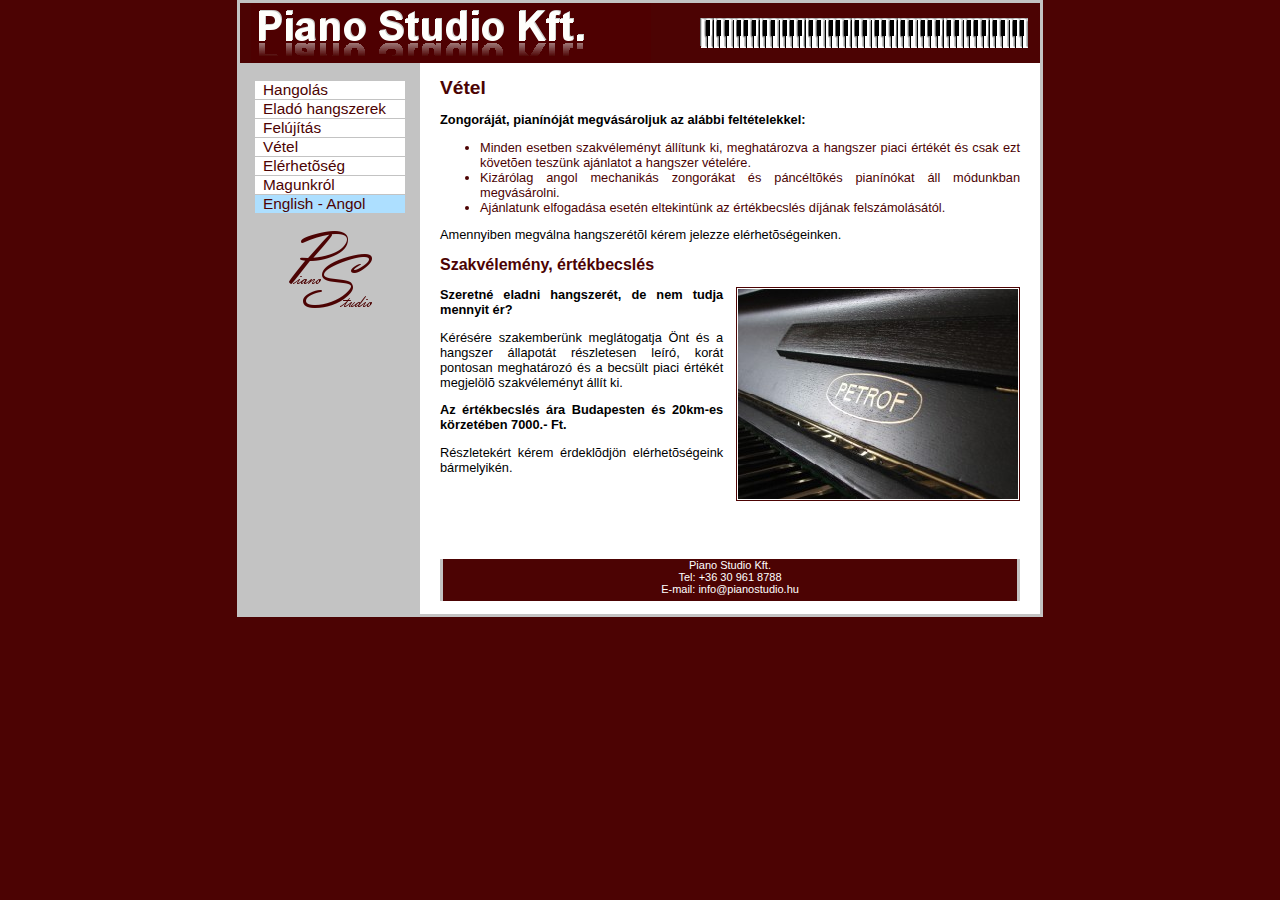
<file: vetel.html>
<!DOCTYPE html PUBLIC "-//W3C//DTD XHTML 1.0 Transitional//EN"
"http://www.w3.org/TR/xhtml1/DTD/xhtml1-transitional.dtd">
<html xmlns="http://www.w3.org/1999/xhtml" xml:lang="hu">
<head><meta http-equiv="Content-Type" content="text/html; charset=windows-1252">
<title>Zongora v�tel</title>

	
	<link rel="stylesheet" href="style/piano_style2.css" type="text/css" />
	<meta name="title" content="Zongora v�tel." />
	<link href="http://pianostudio.hu/images/favicon.ico" rel="shortcut icon" type="image/x-icon" />
	<meta name="description" content="Zongora v�tel" />
	<meta name="keywords" content="zongora,pianino,v�tel,ad�s-v�tel,�rt�kbecsl�s" />
	<meta name="copyright" content="Piano Studio Kft." />
	<meta name="author" content="Attila Badi/Piano Studio Kft." />
	<meta name="email" content="info@pianostudio.hu" />
	
	<meta name="distribution" content="global" />
	<meta name="rating" content="general" />
	<meta name="robots" content="index,follow" />
	<meta name="revisit-after" content="1 day" />
</head>

<body>
<center>
<div id="container">

<div id="header">
<img src="images/top_clav.gif" alt="zongora" />
</div>

<div id="navigation">

<br />

<ul><li><a href="hangolas.html">Hangol�s</a></li><li><a href="eladas.html">Elad� hangszerek</a></li><li><a href="felujitas.html">Fel�j�t�s</a></li><li><a href="vetel.html">V�tel</a></li><li><a href="elerhetoseg.html">El�rhet�s�g</a></li><li><a href="index.html">Magunkr�l</a></li><li><a style="background: #addfff;" href="buy.html">English - Angol</a></li></ul>
<img src="images/ps.png" alt="PianoStudio" /><br /><br />
</div>

<div id="content">

<h1>V�tel</h1>
<p><b>Zongor�j�t, pian�n�j�t megv�s�roljuk az al�bbi felt�telekkel:</b></p>
<ul><li>Minden esetben szakv�lem�nyt �ll�tunk ki, meghat�rozva a hangszer piaci �rt�k�t �s csak ezt k�vet�en tesz�nk aj�nlatot a hangszer v�tel�re.</li><li>Kiz�r�lag angol mechanik�s zongor�kat �s p�nc�lt�k�s pian�n�kat �ll m�dunkban megv�s�rolni.</li><li>Aj�nlatunk elfogad�sa eset�n eltekint�nk az �rt�kbecsl�s d�j�nak felsz�mol�s�t�l.</li></ul>
<p>Amennyiben megv�lna hangszer�t�l k�rem jelezze el�rhet�s�geinken.</p>
<h2>Szakv�lem�ny, �rt�kbecsl�s</h2>
<p><img class="rightpic" src="images/petrof.jpg" alt="Zongora �s pian�n� v�tel" /><b>Szeretn� eladni hangszer�t, de nem tudja mennyit �r?</b></p><p>K�r�s�re szakember�nk megl�togatja �nt �s a hangszer �llapot�t r�szletesen le�r�, kor�t pontosan meghat�roz� �s a becs�lt piaci �rt�k�t megjel�l� szakv�lem�nyt �ll�t ki.</p>
<p><b>Az �rt�kbecsl�s �ra Budapesten �s 20km-es k�rzet�ben 7000.- Ft.</b></p>
<p>R�szletek�rt k�rem �rdekl�dj�n el�rhet�s�geink b�rmelyik�n.</p>

<br /><br /><br /><br /><div id="footer">
<p class="text1"><a style="color: white; text-decoration: none;" href="http://www.pianostudio.hu/">Piano Studio Kft.</a><br />Tel: +36 30 961 8788<br />
E-mail: info@pianostudio.hu</p>
</div>

</div>

</div>
</center>
<script type="text/javascript">
var gaJsHost = (("https:" == document.location.protocol) ? "https://ssl." : "http://www.");
document.write(unescape("%3Cscript src='" + gaJsHost + "google-analytics.com/ga.js' type='text/javascript'%3E%3C/script%3E"));
</script>
<script type="text/javascript">
try {
var pageTracker = _gat._getTracker("UA-7256900-1");
pageTracker._trackPageview();
} catch(err) {}</script>
</body>
</html>
</file>
<file: style/piano_style2.css>
body {
	font: 80% arial, helvetica, sans-serif;
	background: #4c0303 ;
	margin: 0;
}

#header {
	background: #4c0303 url(../images/honlapra_felirat_3.gif);
	background-repeat: no-repeat;
	height: 60px;
	margin: 0 0 0 11px;
}

#header img {
	float: right;
}

#footer {
	background: #4c0303;
	height: 3.3em;
	border-left: 3px solid #c3c3c3;
	border-right: 3px solid #c3c3c3;
	text-align: center;
}
#navigation {
	float: left;
	width: 180px;
	color: white;
	font-family: "Comic Sans MS", Cursive, Arial, Helvetica, sans-serif;
	font-size: 1.2em; 
}

#navigation ul {
	text-align: left;
	margin: 0 0 1px 0;
	padding: 0;
	list-style: none;
}

#navigation ul a {
	color: #4c0303;
	text-decoration: none;
	display: block;
	background: #fff;
	padding: 0 0.5em;
	margin: 0 1em 1px 1em;
}

#fb-root {
	padding: 0 0.5em;
	margin: 0 0 1px 1em;
}

#navigation a:visited {
	color: #4c0303;
}

#navigation a:hover {
	background: #eee;
}

#content {
	text-align: justify;
	background: white;
	padding: 1px 20px 1em 20px;
	border-left: 180px solid #c3c3c3;
	margin: 0 0 0 0;

}
#content a {
	color: #4c0303;
}
#content li {
	color: #4c0303;
	text-decoration: none;
}
#content li a{
	color: #4c0303;
	text-decoration: none;
}

h1 {
	font-size: 1.5em;
	color: #4c0303;
}

h2 {
	font-size: 1.25em;
	color: #4c0303;
}

h3 {
	font-size: 1em;
	color: #4c0303;
}
h5 {
	font-size: 1em;
	color: #4c0303;
}
.text1 {
	font: 80% arial, helvetica, sans-serif;
	font-size: 11px;
	color: #fff;
}
.datum {
	font: 80% arial, helvetica, sans-serif;
	font-size: 10px;
	color: #4c0303;
}
img.zongorapad {
	width: 220px;
	padding: 1px;
	border: 1px solid #4c0303;
	margin: 1em 1em 1em 1em;
}
img.rightpic {
	padding: 1px;
	border: 1px solid #4c0303;
	float: right;
	margin: 0 0 1em 1em;
}
img.middlepic {
	padding: 1px;
	border: 1px solid #4c0303;
	margin: 1em 1em 1em 1em;
}
table.leftfloat {
	float: left; 
	height: 400px;
	width: 255px;
	border: 2px solid #4c0303;
	margin: 1em 1em 1em 1em;

}
table.elado_pianino {
	float: left; 
	height: 355px;
	width: 255px;
	border: 2px solid #4c0303;
	margin: 1em 1em 1em 1em;

}
#content object {
	padding: 1px;
	border: 1px solid #4c0303;
	float: right;
	margin: 0 0 1em 1em;
}
#container {
	width: 810px; /* width + border for IE 5.x */
	w\idth: 800px; /* real width */
	border: solid #c3c3c3;
	border-width: 3px 3px;
	margin: auto;
}
</file>
